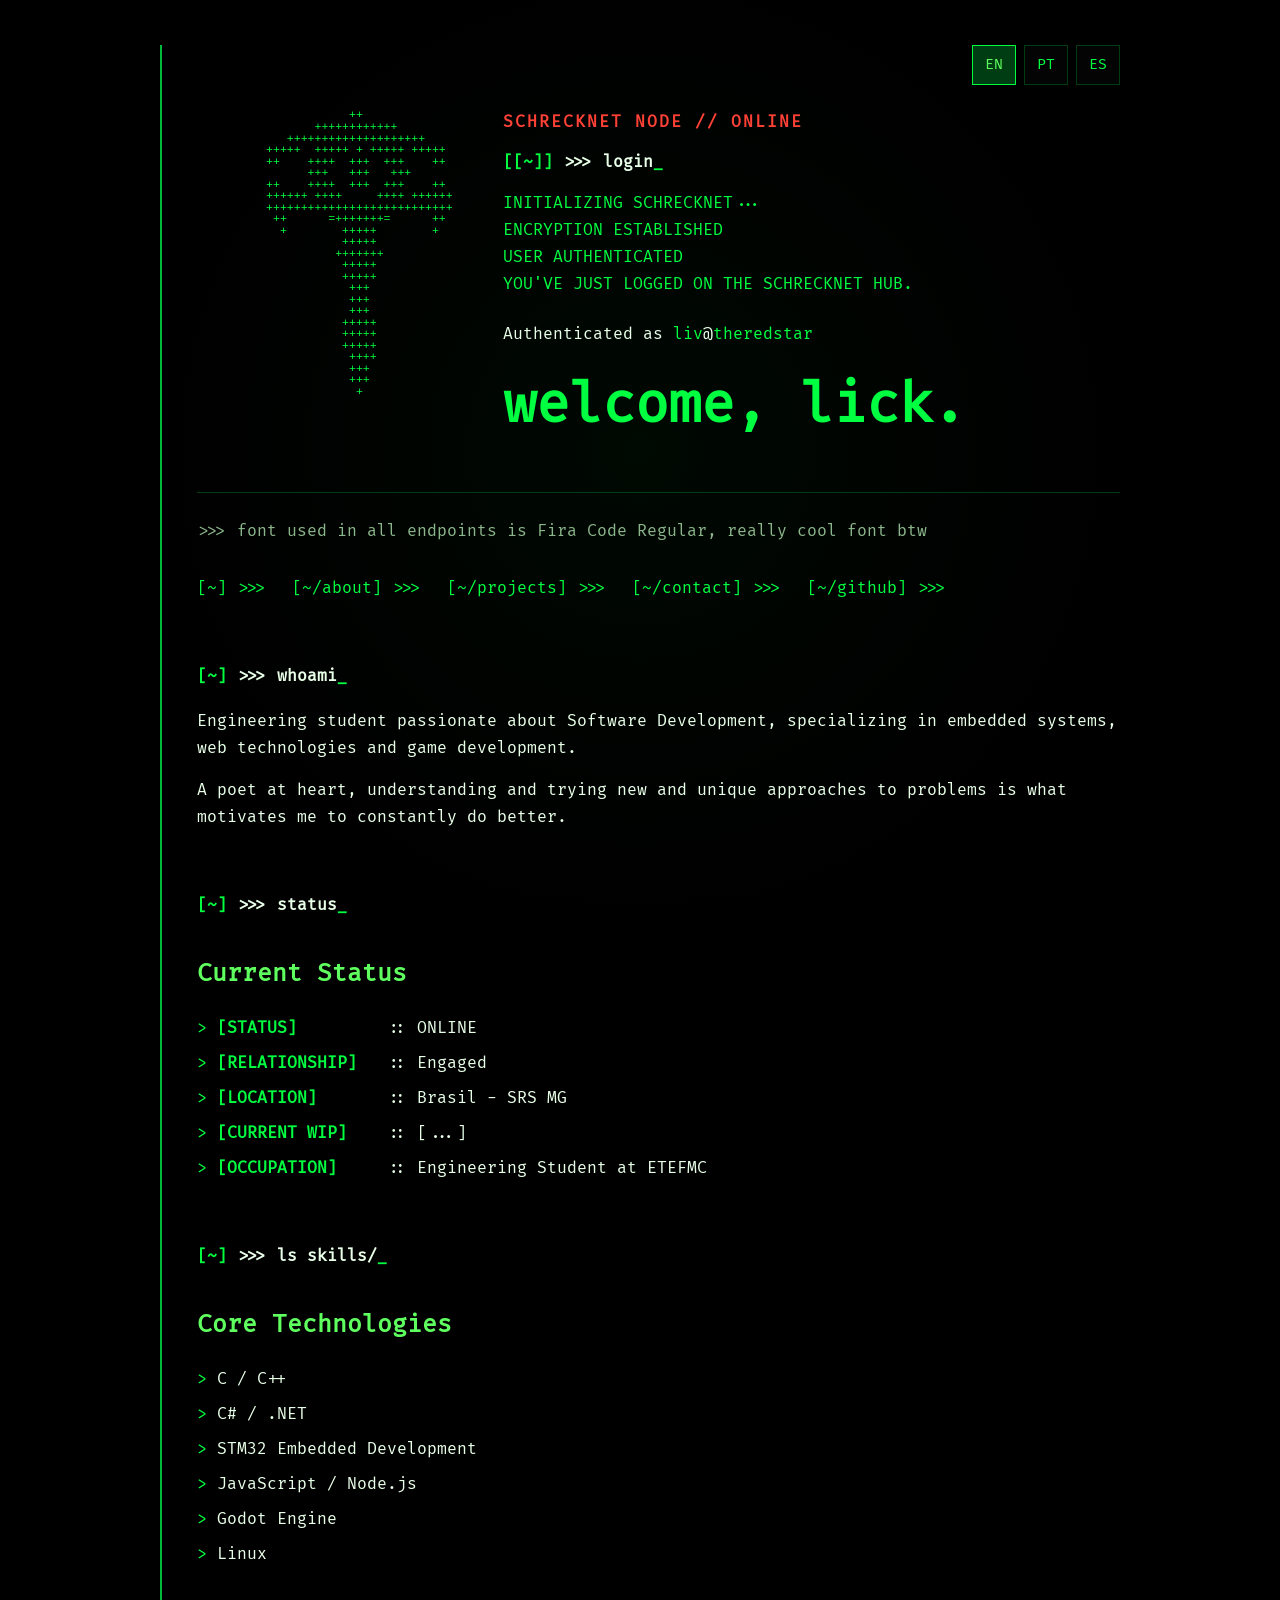
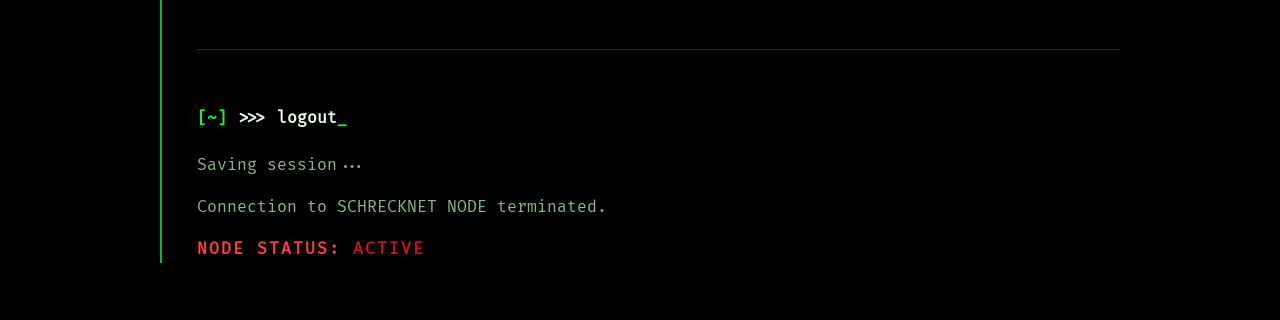
<file: index.html>
<!DOCTYPE html>
<html lang="en">
<head>
<meta charset="UTF-8">
<meta name="viewport" content="width=device-width, initial-scale=1.0">
<title data-i18n="title.home">Livia | Portfolio</title>
<link rel="stylesheet" href="style.css">
</head>
<body><main>
<header>
<div class="hero">
<pre class="ascii">                      ++
                 ++++++++++++
             ++++++++++++++++++++
          +++++  +++++ + +++++ +++++
          ++    ++++  +++  +++    ++
                +++   +++   +++
          ++    ++++  +++  +++    ++
          ++++++ ++++     ++++ ++++++
          +++++++++++++++++++++++++++
           ++      =+++++++=      ++
            +        +++++        +
                     +++++
                    +++++++
                     +++++
                     +++++
                      +++
                      +++
                      +++
                     +++++
                     +++++
                     +++++
                      ++++
                      +++
                      +++
                       +</pre>
<div class="hero-info">
<p class="system" data-i18n="common.schrecknet_online">SCHRECKNET NODE // ONLINE</p>
<p class="terminal"><span class="prompt">[[~]]</span> &gt;&gt;&gt; <span data-i18n="home.cmd_login">login</span></p>
<div class="connection"><p><span class="dot" data-i18n="home.initializing">INITIALIZING SCHRECKNET</span><br><span data-i18n="home.encryption">ENCRYPTION ESTABLISHED</span><br><span data-i18n="home.user_authenticated">USER AUTHENTICATED</span><br><span data-i18n="home.logged_on">YOU'VE JUST LOGGED ON THE SCHRECKNET HUB.</span></p></div>
<p><span data-i18n="common.authenticated">Authenticated as</span> <span class="user">liv</span>@<span class="host">theredstar</span></p>
<h1 data-i18n="home.title">welcome, lick.</h1>
</div>
</div>
<footer class="header-note"><span data-i18n="home.font_note">{T["home.font_note"][0]}</span></footer>
<nav aria-label="Primary navigation">
<a href="index.html" data-i18n="nav.home">[~] >>></a>
<a href="about.html" data-i18n="nav.about">[~/about] >>></a>
<a href="projects.html" data-i18n="nav.projects">[~/projects] >>></a>
<a href="contact.html" data-i18n="nav.contact">[~/contact] >>></a>
<a href="https://github.com/lRethi" data-i18n="nav.github">[~/github] >>></a>
</nav>
</header>
<section>
<p class="terminal"><span class="prompt">[~]</span> &gt;&gt;&gt; <span data-i18n="home.cmd_whoami">whoami</span></p>
<p data-i18n="home.intro">Engineering student passionate about Software Development, specializing in embedded systems, web technologies and game development.</p>
<p data-i18n="home.philosophy">A poet at heart, understanding and trying new and unique approaches to problems is what motivates me to constantly do better.</p>
</section>
<section>
<p class="terminal"><span class="prompt">[~]</span> &gt;&gt;&gt; <span data-i18n="home.cmd_status">status</span></p>
<h2 data-i18n="home.current_status">Current Status</h2>
<ul class="system-info">
<li><strong data-i18n="home.label_status">[STATUS]</strong> :: <span data-i18n="home.online">ONLINE</span></li>
<li><strong data-i18n="home.label_relationship">[RELATIONSHIP]</strong> :: <span data-i18n="home.engaged">Engaged</span></li>
<li><strong data-i18n="home.label_location">[LOCATION]</strong> :: <span data-i18n="home.location">Brasil - SRS MG</span></li>
<li><strong data-i18n="home.label_wip">[CURRENT WIP]</strong> :: <span data-i18n="home.wip">[...]</span></li>
<li><strong data-i18n="home.label_occupation">[OCCUPATION]</strong> :: <span data-i18n="home.occupation">Engineering Student at ETEFMC</span></li>
</ul>
</section>
<section>
<p class="terminal"><span class="prompt">[~]</span> &gt;&gt;&gt; <span data-i18n="home.cmd_skills">ls skills/</span></p>
<h2 data-i18n="home.core_technologies">Core Technologies</h2>
<ul>
<li>C / C++</li><li>C# / .NET</li><li data-i18n="home.stm32">STM32 Embedded Development</li><li>JavaScript / Node.js</li><li>Godot Engine</li><li>Linux</li>
</ul>
</section>
<footer>
<p class="terminal"><span class="prompt">[~]</span> &gt;&gt;&gt; <span data-i18n="home.logout">logout</span></p>
<p class="dot" data-i18n="common.saving_session">Saving session</p>
<p data-i18n="home.terminated">Connection to SCHRECKNET NODE terminated.</p>
<p class="system"><span data-i18n="common.node_status">NODE STATUS:</span> <span class="system-end" data-i18n="common.active">ACTIVE</span></p>
</footer>
</main><script src="translations.js"></script><script src="script.js"></script></body></html>
</file>
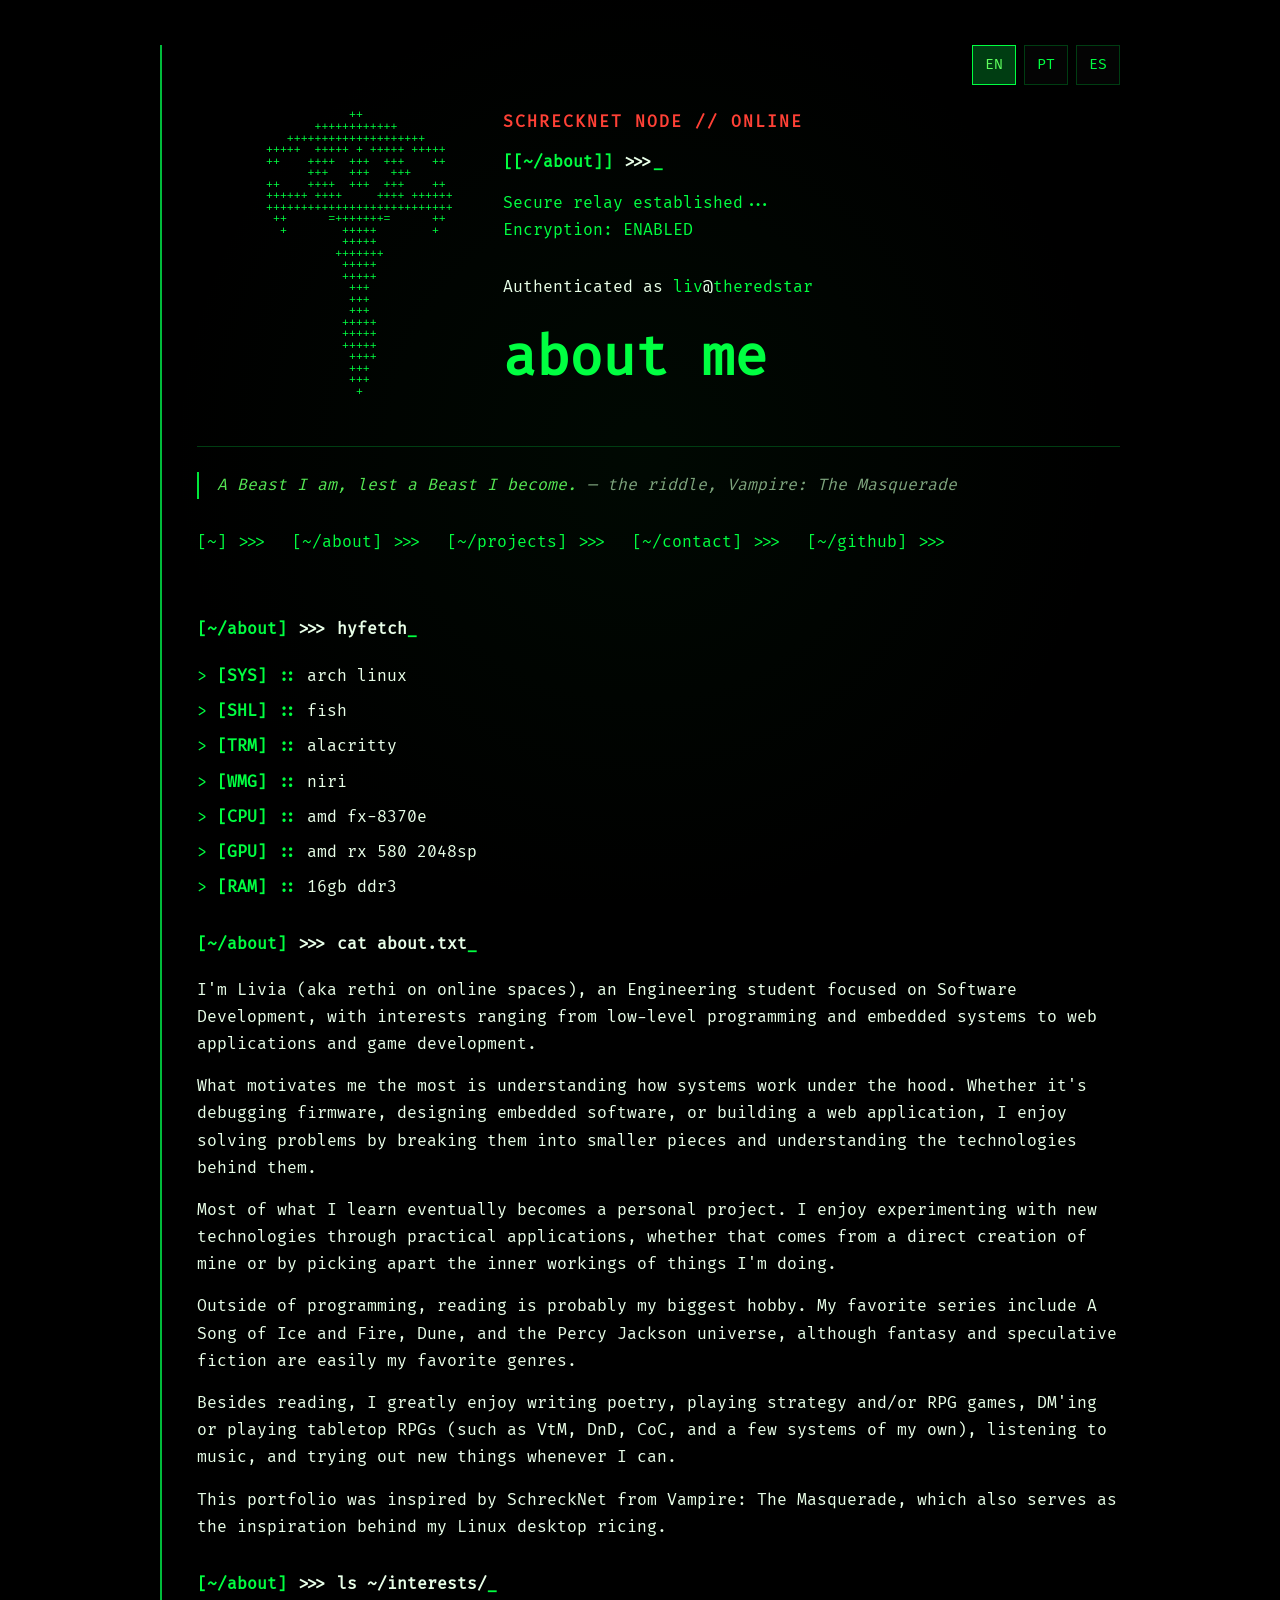
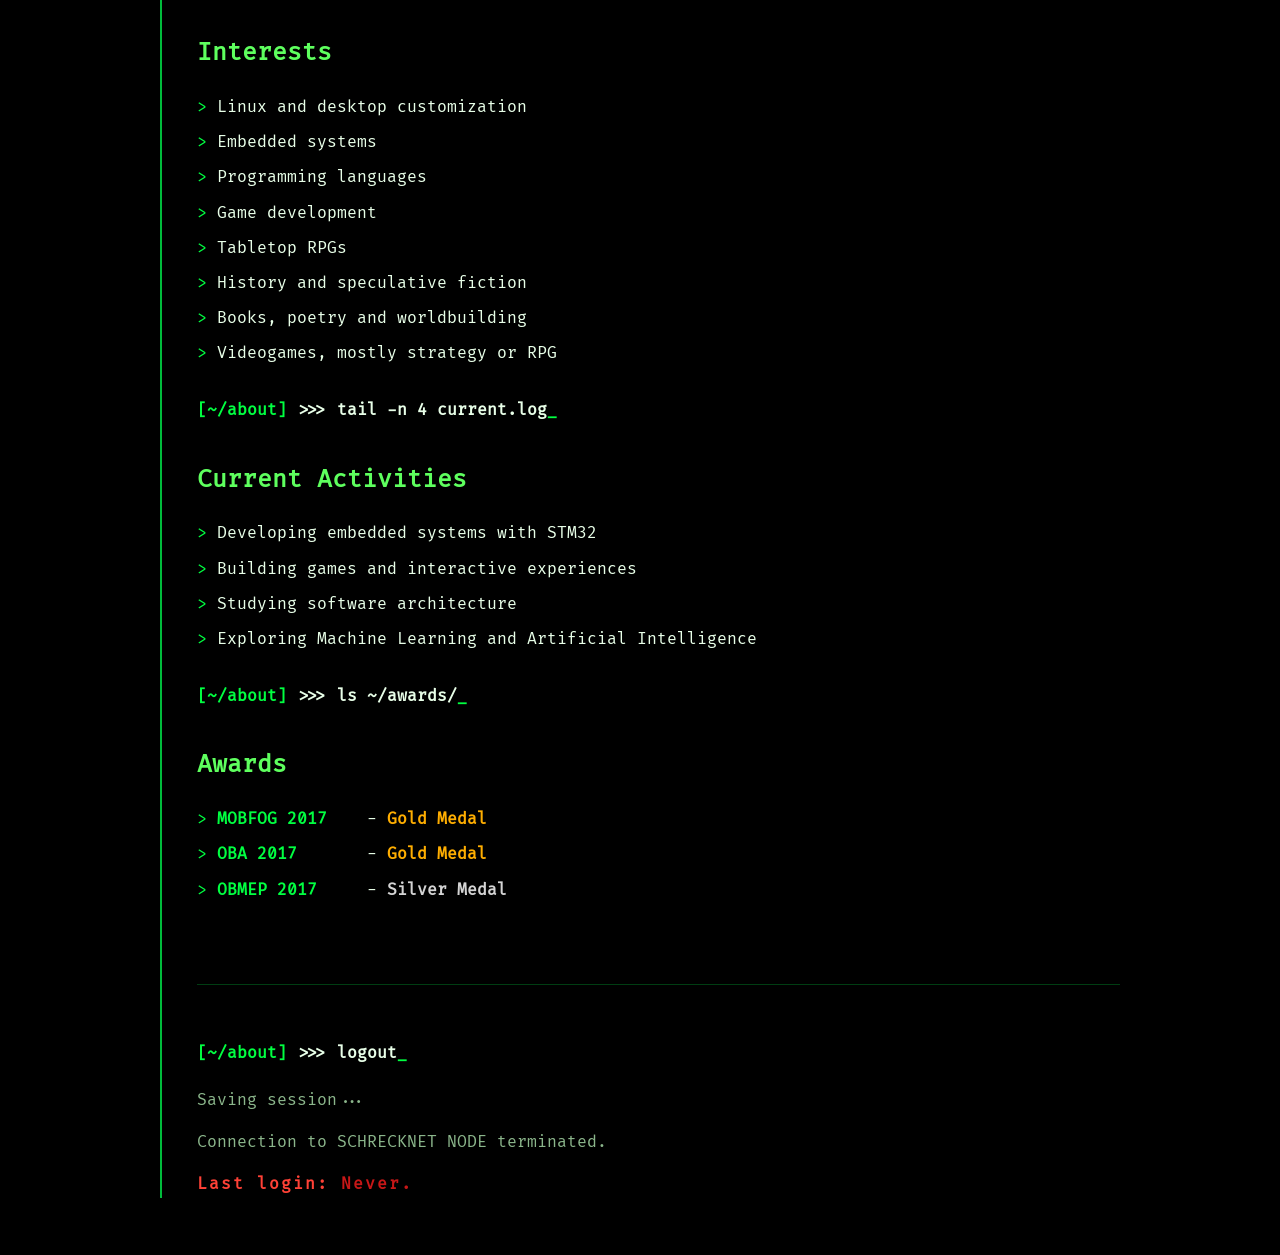
<file: about.html>
<!DOCTYPE html>
<html lang="en">
<head>
<meta charset="UTF-8">
<meta name="viewport" content="width=device-width, initial-scale=1.0">
<title data-i18n="title.about">Livia | About</title>
<link rel="stylesheet" href="style.css">
</head>
<body><main>
<header>
<div class="hero">
<pre class="ascii">                      ++
                 ++++++++++++
             ++++++++++++++++++++
          +++++  +++++ + +++++ +++++
          ++    ++++  +++  +++    ++
                +++   +++   +++
          ++    ++++  +++  +++    ++
          ++++++ ++++     ++++ ++++++
          +++++++++++++++++++++++++++
           ++      =+++++++=      ++
            +        +++++        +
                     +++++
                    +++++++
                     +++++
                     +++++
                      +++
                      +++
                      +++
                     +++++
                     +++++
                     +++++
                      ++++
                      +++
                      +++
                       +</pre>
<div class="hero-info">
<p class="system" data-i18n="common.schrecknet_online">SCHRECKNET NODE // ONLINE</p>
<p class="terminal"><span class="prompt">[[~/about]]</span> &gt;&gt;&gt;</p>
<div class="connection"><p><span class="dot" data-i18n="common.secure_relay">Secure relay established</span><br><span data-i18n="common.encryption_enabled">Encryption: ENABLED</span></p></div>
<p><span data-i18n="common.authenticated">Authenticated as</span> <span class="user">liv</span>@<span class="host">theredstar</span></p>
<h1 data-i18n="about.title">about me</h1>
</div>
</div>
<footer class="header-note"><blockquote class="quote"><span data-i18n="about.quote">{T["about.quote"][0]}</span> <cite data-i18n="about.quote_source">{T["about.quote_source"][0]}</cite></blockquote></footer>
<nav aria-label="Primary navigation">
<a href="index.html" data-i18n="nav.home">[~] >>></a>
<a href="about.html" data-i18n="nav.about">[~/about] >>></a>
<a href="projects.html" data-i18n="nav.projects">[~/projects] >>></a>
<a href="contact.html" data-i18n="nav.contact">[~/contact] >>></a>
<a href="https://github.com/lRethi" data-i18n="nav.github">[~/github] >>></a>
</nav>
</header>
<section>
<p class="terminal"><span class="prompt">[~/about]</span> &gt;&gt;&gt; <span data-i18n="about.cmd_hyfetch">hyfetch</span></p>
<ul class="hyfetch-info">
<li><strong data-i18n="about.sys">[SYS] ::</strong> arch linux</li>
<li><strong data-i18n="about.shl">[SHL] ::</strong> fish</li>
<li><strong data-i18n="about.trm">[TRM] ::</strong> alacritty</li>
<li><strong data-i18n="about.wmg">[WMG] ::</strong> niri</li>
<li><strong data-i18n="about.cpu">[CPU] ::</strong> amd fx-8370e</li>
<li><strong data-i18n="about.gpu">[GPU] ::</strong> amd rx 580 2048sp</li>
<li><strong data-i18n="about.ram">[RAM] ::</strong> 16gb ddr3</li>
</ul>
<p class="terminal"><span class="prompt">[~/about]</span> &gt;&gt;&gt; <span data-i18n="about.cmd_cat">cat about.txt</span></p>
<p data-i18n="about.p1">I'm Livia (aka rethi on online spaces), an Engineering student focused on Software Development, with interests ranging from low-level programming and embedded systems to web applications and game development.</p>
<p data-i18n="about.p2">What motivates me the most is understanding how systems work under the hood. Whether it's debugging firmware, designing embedded software, or building a web application, I enjoy solving problems by breaking them into smaller pieces and understanding the technologies behind them.</p>
<p data-i18n="about.p3">Most of what I learn eventually becomes a personal project. I enjoy experimenting with new technologies through practical applications, whether that comes from a direct creation of mine or by picking apart the inner workings of things I'm doing.</p>
<p data-i18n="about.p4">Outside of programming, reading is probably my biggest hobby. My favorite series include A Song of Ice and Fire, Dune, and the Percy Jackson universe, although fantasy and speculative fiction are easily my favorite genres.</p>
<p data-i18n="about.p5">Besides reading, I greatly enjoy writing poetry, playing strategy and/or RPG games, DM'ing or playing tabletop RPGs (such as VtM, DnD, CoC, and a few systems of my own), listening to music, and trying out new things whenever I can.</p>
<p data-i18n="about.p6">This portfolio was inspired by SchreckNet from Vampire: The Masquerade, which also serves as the inspiration behind my Linux desktop ricing.</p>
<p class="terminal"><span class="prompt">[~/about]</span> &gt;&gt;&gt; <span data-i18n="about.cmd_interests">ls ~/interests/</span></p>
<h2 data-i18n="about.interests">Interests</h2>
<ul>
<li data-i18n="about.interest1">Linux and desktop customization</li><li data-i18n="about.interest2">Embedded systems</li><li data-i18n="about.interest3">Programming languages</li><li data-i18n="about.interest4">Game development</li><li data-i18n="about.interest5">Tabletop RPGs</li><li data-i18n="about.interest6">History and speculative fiction</li><li data-i18n="about.interest7">Books, poetry and worldbuilding</li><li data-i18n="about.interest8">Videogames, mostly strategy or RPG</li>
</ul>
<p class="terminal"><span class="prompt">[~/about]</span> &gt;&gt;&gt; <span data-i18n="about.cmd_activities">tail -n 4 current.log</span></p>
<h2 data-i18n="about.activities">Current Activities</h2>
<ul>
<li data-i18n="about.activity1">Developing embedded systems with STM32</li><li data-i18n="about.activity2">Building games and interactive experiences</li><li data-i18n="about.activity3">Studying software architecture</li><li data-i18n="about.activity4">Exploring Machine Learning and Artificial Intelligence</li>
</ul>
<p class="terminal"><span class="prompt">[~/about]</span> &gt;&gt;&gt; <span data-i18n="about.cmd_awards">ls ~/awards/</span></p>
<h2 data-i18n="about.awards">Awards</h2>
<ul class="award-info">
<li><strong>MOBFOG 2017</strong> - <gold><b data-i18n="about.gold">Gold Medal</b></gold></li>
<li><strong>OBA 2017</strong> - <gold><b data-i18n="about.gold">Gold Medal</b></gold></li>
<li><strong>OBMEP 2017</strong> - <silver><b data-i18n="about.silver">Silver Medal</b></silver></li>
</ul>
</section>
<footer>
<p class="terminal"><span class="prompt">[~/about]</span> &gt;&gt;&gt; <span data-i18n="common.logout">logout</span></p>
<p class="dot" data-i18n="common.saving_session">Saving session</p>
<p data-i18n="common.connection_terminated">Connection to SCHRECKNET NODE terminated.</p>
<p class="system"><span data-i18n="common.last_login">Last login:</span> <span class="system-end" data-i18n="common.never">Never.</span></p>
</footer>
</main><script src="translations.js"></script><script src="script.js"></script></body></html>
</file>
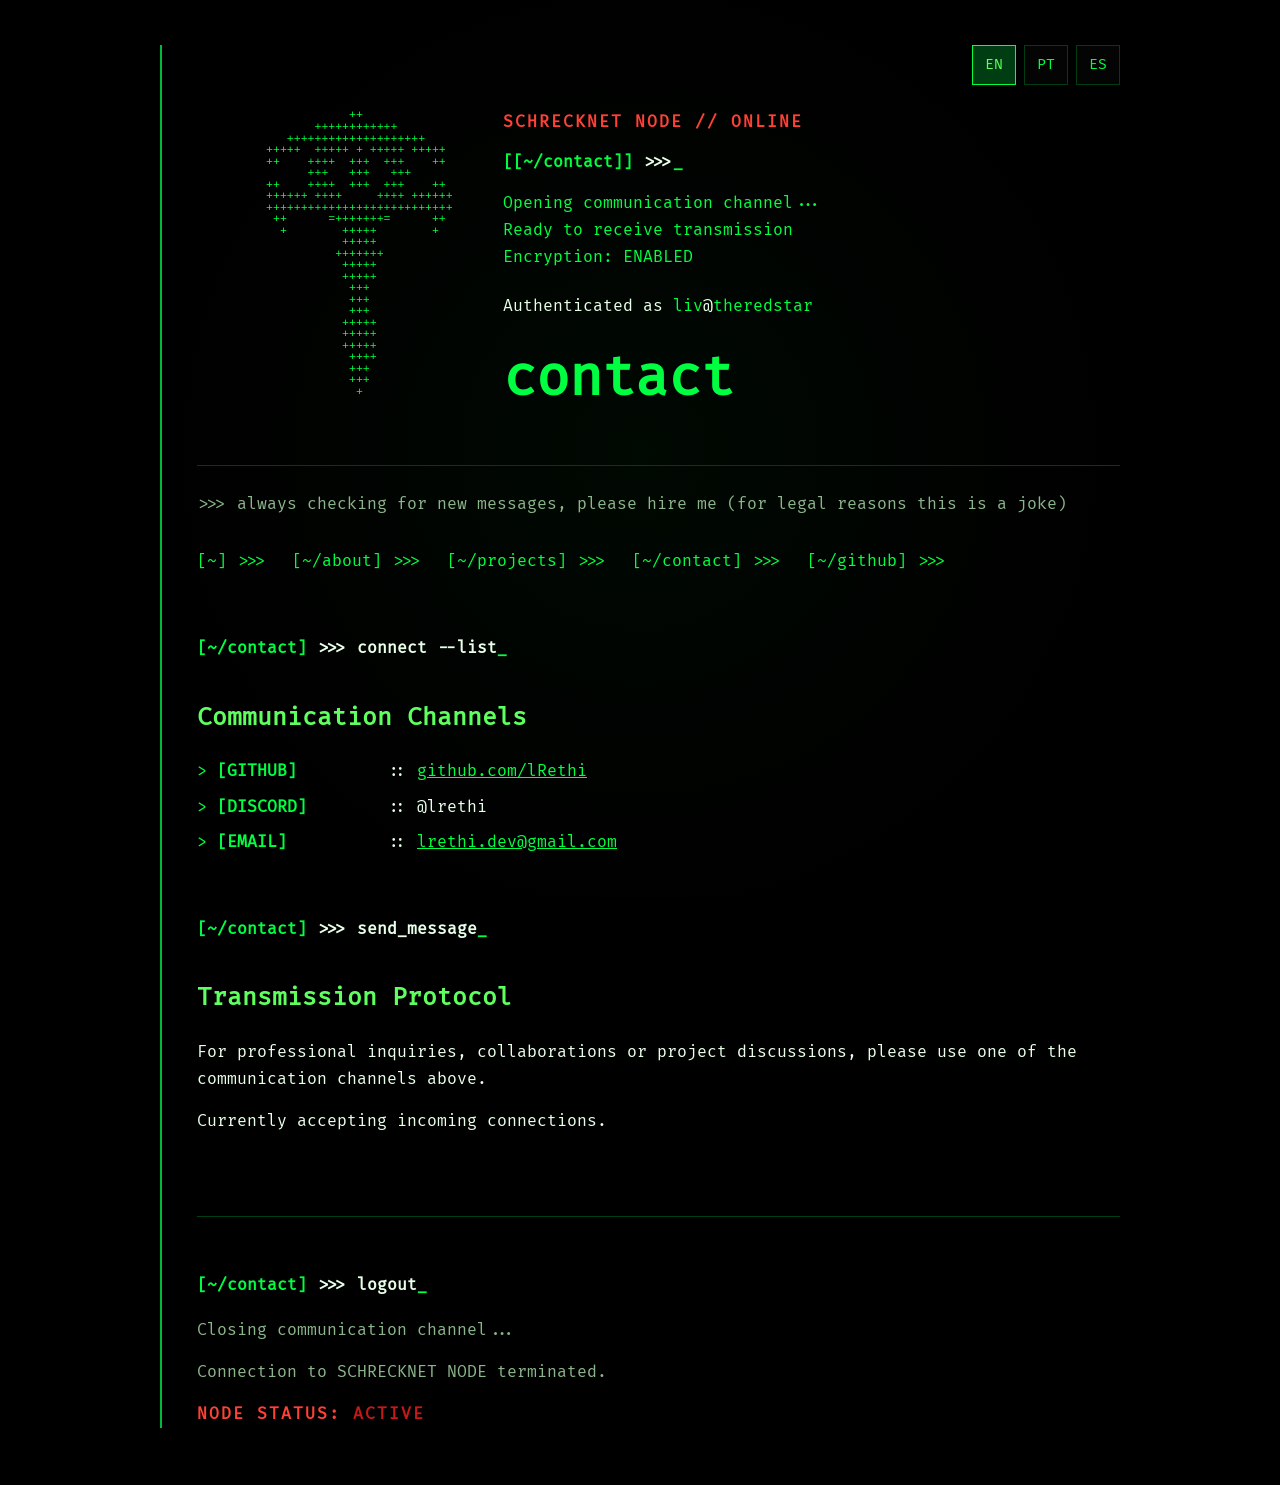
<file: contact.html>
<!DOCTYPE html>
<html lang="en">
<head>
<meta charset="UTF-8">
<meta name="viewport" content="width=device-width, initial-scale=1.0">
<title data-i18n="title.contact">Livia | Contact</title>
<link rel="stylesheet" href="style.css">
</head>
<body><main>
<header>
<div class="hero">
<pre class="ascii">                      ++
                 ++++++++++++
             ++++++++++++++++++++
          +++++  +++++ + +++++ +++++
          ++    ++++  +++  +++    ++
                +++   +++   +++
          ++    ++++  +++  +++    ++
          ++++++ ++++     ++++ ++++++
          +++++++++++++++++++++++++++
           ++      =+++++++=      ++
            +        +++++        +
                     +++++
                    +++++++
                     +++++
                     +++++
                      +++
                      +++
                      +++
                     +++++
                     +++++
                     +++++
                      ++++
                      +++
                      +++
                       +</pre>
<div class="hero-info">
<p class="system" data-i18n="common.schrecknet_online">SCHRECKNET NODE // ONLINE</p>
<p class="terminal"><span class="prompt">[[~/contact]]</span> &gt;&gt;&gt;</p>
<div class="connection"><p><span class="dot" data-i18n="contact.opening">Opening communication channel</span><br><span data-i18n="contact.ready">Ready to receive transmission</span><br><span data-i18n="common.encryption_enabled">Encryption: ENABLED</span></p></div>
<p><span data-i18n="common.authenticated">Authenticated as</span> <span class="user">liv</span>@<span class="host">theredstar</span></p>
<h1 data-i18n="contact.title">contact</h1>
</div>
</div>
<footer class="header-note"><span data-i18n="contact.tagline">{T["contact.tagline"][0]}</span></footer>
<nav aria-label="Primary navigation">
<a href="index.html" data-i18n="nav.home">[~] >>></a>
<a href="about.html" data-i18n="nav.about">[~/about] >>></a>
<a href="projects.html" data-i18n="nav.projects">[~/projects] >>></a>
<a href="contact.html" data-i18n="nav.contact">[~/contact] >>></a>
<a href="https://github.com/lRethi" data-i18n="nav.github">[~/github] >>></a>
</nav>
</header>
<section>
<p class="terminal"><span class="prompt">[~/contact]</span> &gt;&gt;&gt; connect --list</p>
<h2 data-i18n="contact.channels">Communication Channels</h2>
<ul class="system-info">
<li><strong data-i18n="contact.github">[GITHUB]</strong> :: <a href="https://github.com/lRethi">github.com/lRethi</a></li>
<li><strong data-i18n="contact.discord">[DISCORD]</strong> :: @lrethi</li>
<li><strong data-i18n="contact.email">[EMAIL]</strong> :: <a href="mailto:lrethi.dev@gmail.com">lrethi.dev@gmail.com</a></li>
</ul>
</section>
<section>
<p class="terminal"><span class="prompt">[~/contact]</span> &gt;&gt;&gt; <span data-i18n="contact.cmd_send">send_message</span></p>
<h2 data-i18n="contact.protocol">Transmission Protocol</h2>
<p data-i18n="contact.pro_inquiries">For professional inquiries, collaborations or project discussions, please use one of the communication channels above.</p>
<p data-i18n="contact.accepting">Currently accepting incoming connections.</p>
</section>
<footer>
<p class="terminal"><span class="prompt">[~/contact]</span> &gt;&gt;&gt; <span data-i18n="common.logout">logout</span></p>
<p data-i18n="common.communication_closing">Closing communication channel...</p>
<p data-i18n="common.connection_terminated">Connection to SCHRECKNET NODE terminated.</p>
<p class="system"><span data-i18n="common.node_status">NODE STATUS:</span> <span class="system-end" data-i18n="common.active">ACTIVE</span></p>
</footer>
</main><script src="translations.js"></script><script src="script.js"></script></body></html>
</file>
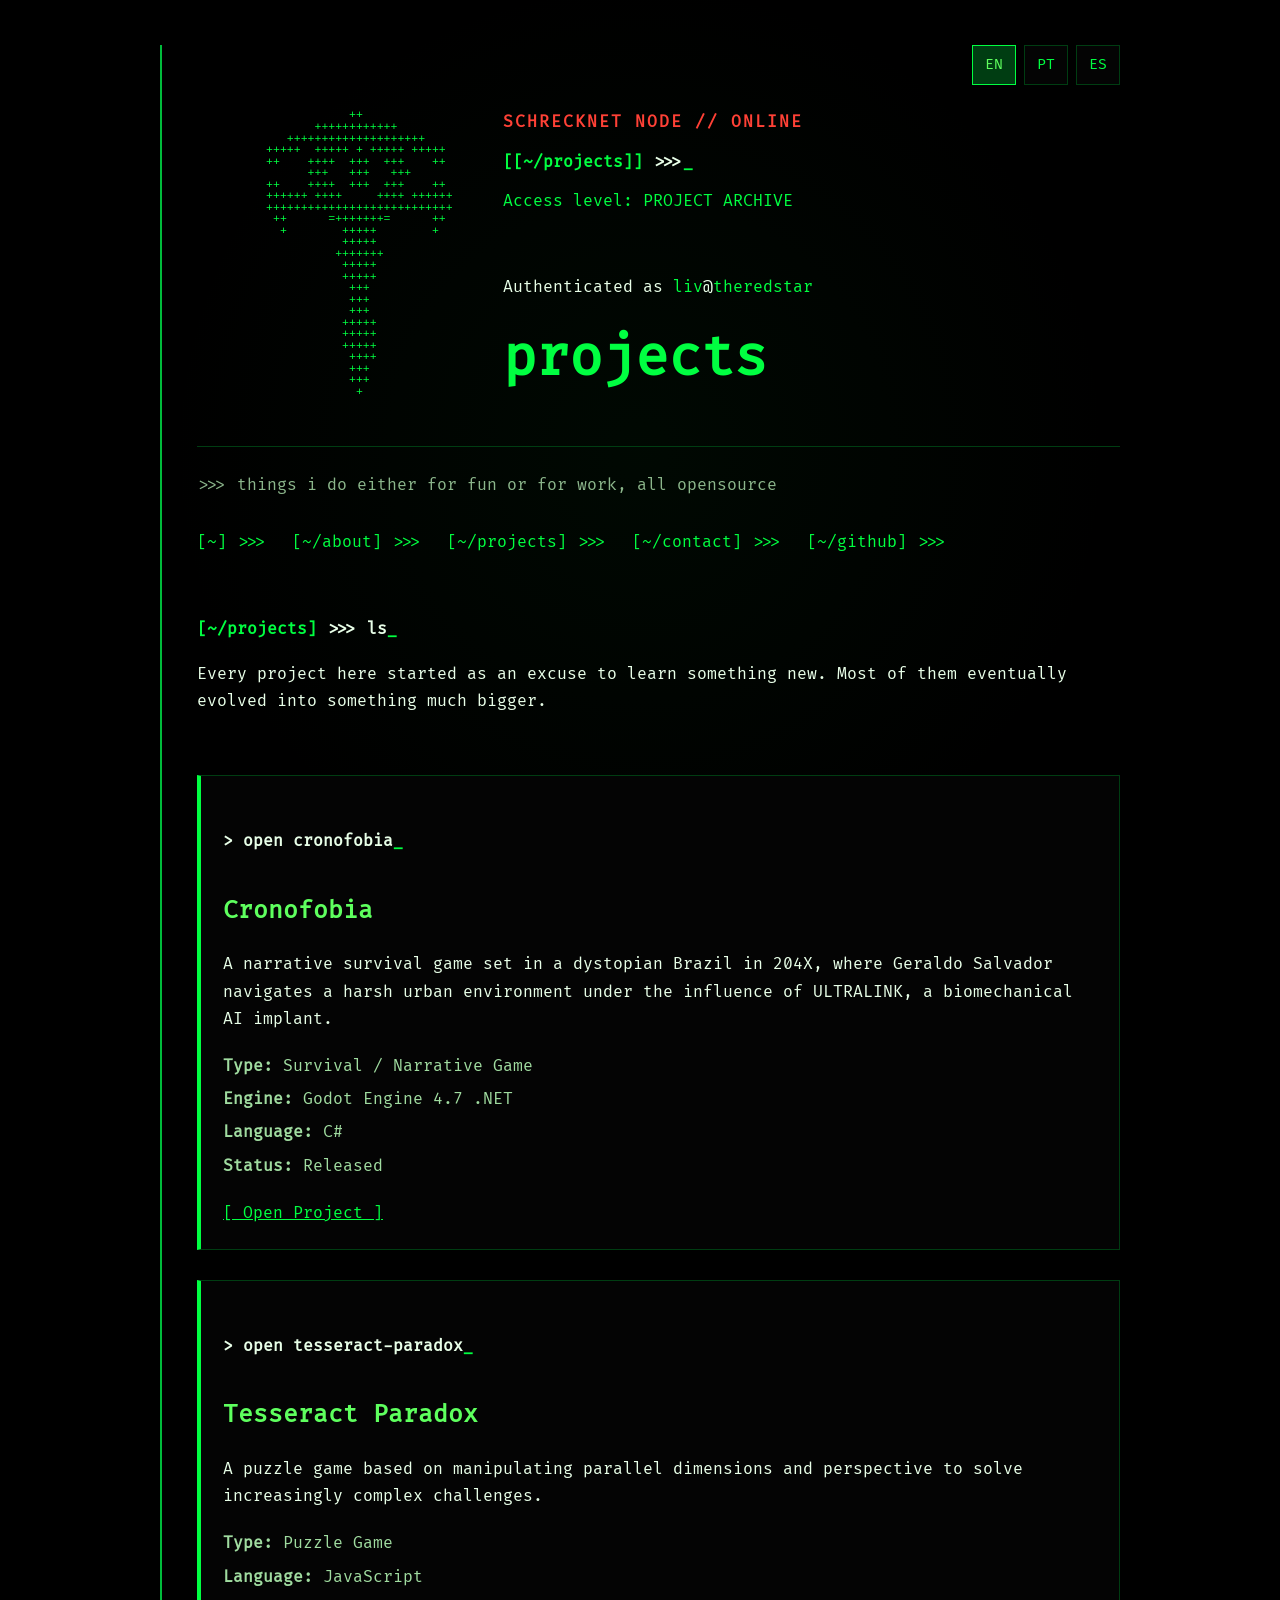
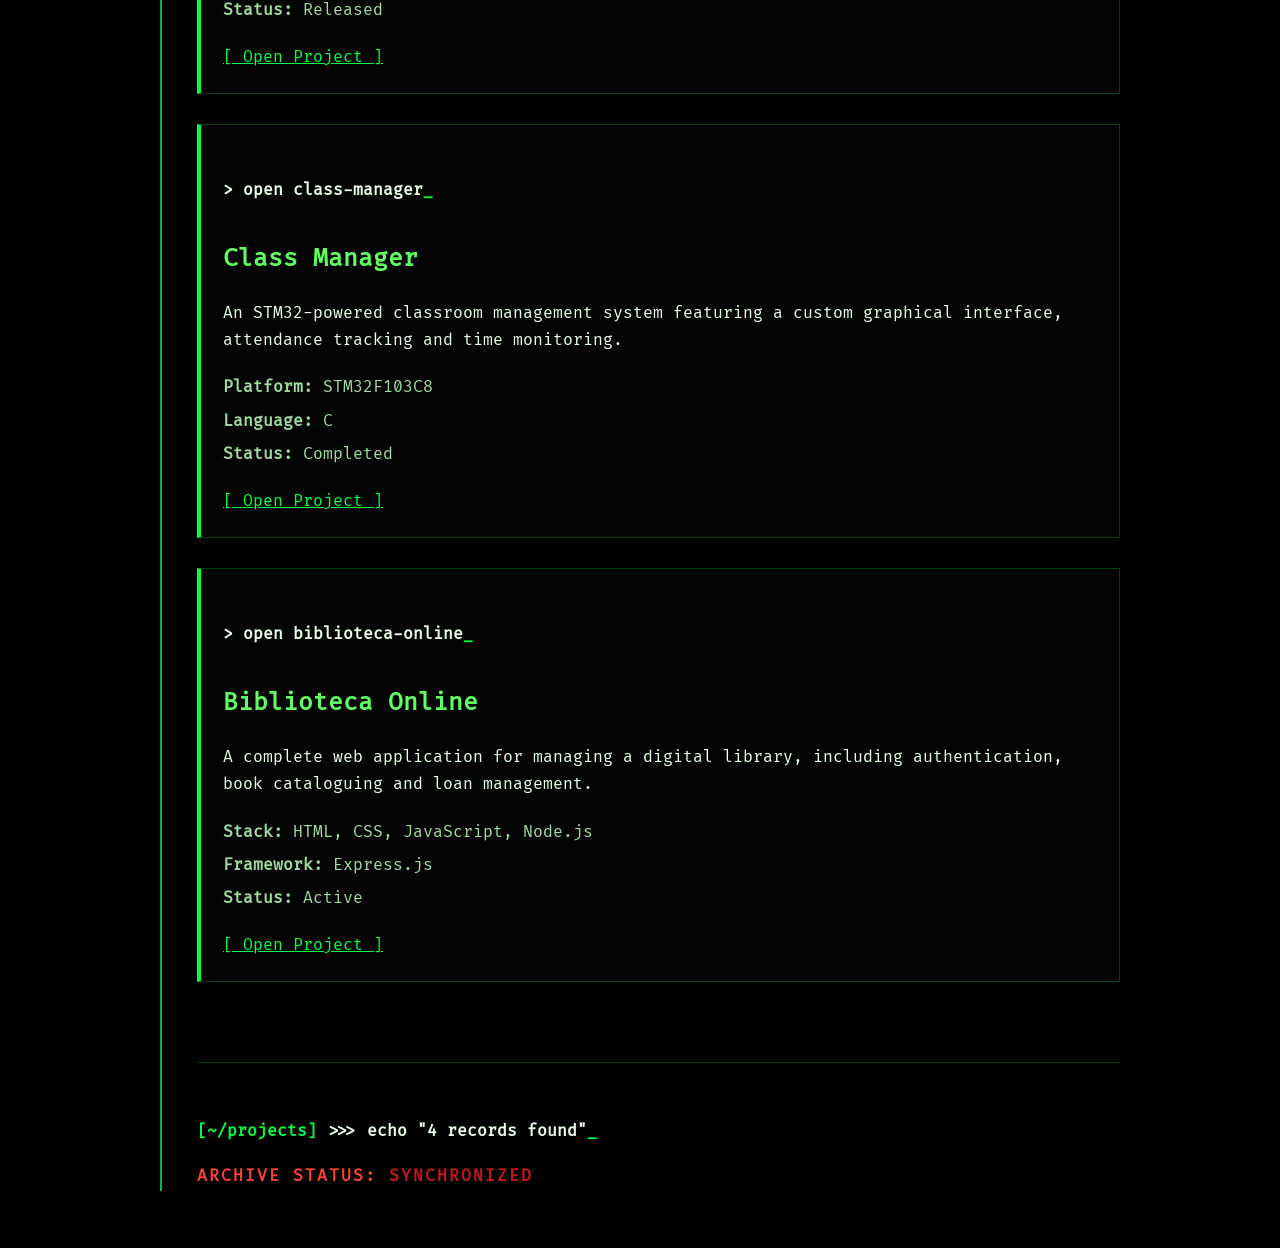
<file: projects.html>
<!DOCTYPE html>
<html lang="en">
<head>
<meta charset="UTF-8">
<meta name="viewport" content="width=device-width, initial-scale=1.0">
<title data-i18n="title.projects">Livia | Projects</title>
<link rel="stylesheet" href="style.css">
</head>
<body><main>
<header>
<div class="hero">
<pre class="ascii">                      ++
                 ++++++++++++
             ++++++++++++++++++++
          +++++  +++++ + +++++ +++++
          ++    ++++  +++  +++    ++
                +++   +++   +++
          ++    ++++  +++  +++    ++
          ++++++ ++++     ++++ ++++++
          +++++++++++++++++++++++++++
           ++      =+++++++=      ++
            +        +++++        +
                     +++++
                    +++++++
                     +++++
                     +++++
                      +++
                      +++
                      +++
                     +++++
                     +++++
                     +++++
                      ++++
                      +++
                      +++
                       +</pre>
<div class="hero-info">
<p class="system" data-i18n="common.schrecknet_online">SCHRECKNET NODE // ONLINE</p>
<p class="terminal"><span class="prompt">[[~/projects]]</span> &gt;&gt;&gt;</p>
<div class="connection"><p data-i18n="projects.access">Access level: PROJECT ARCHIVE</p></div>
<p><span data-i18n="common.authenticated">Authenticated as</span> <span class="user">liv</span>@<span class="host">theredstar</span></p>
<h1 data-i18n="projects.title">projects</h1>
</div>
</div>
<footer class="header-note"><span data-i18n="projects.tagline">{T["projects.tagline"][0]}</span></footer>
<nav aria-label="Primary navigation">
<a href="index.html" data-i18n="nav.home">[~] >>></a>
<a href="about.html" data-i18n="nav.about">[~/about] >>></a>
<a href="projects.html" data-i18n="nav.projects">[~/projects] >>></a>
<a href="contact.html" data-i18n="nav.contact">[~/contact] >>></a>
<a href="https://github.com/lRethi" data-i18n="nav.github">[~/github] >>></a>
</nav>
</header>
<section>
<p class="terminal"><span class="prompt">[~/projects]</span> &gt;&gt;&gt; <span data-i18n="projects.cmd_ls">ls</span></p>
<p data-i18n="projects.intro">Every project here started as an excuse to learn something new. Most of them eventually evolved into something much bigger.</p>
</section>
<article class="project">
<p class="terminal">&gt; open cronofobia</p>
<h2>Cronofobia</h2>
<p data-i18n="projects.cronofobia_desc">A narrative survival game set in a dystopian Brazil in 204X, where Geraldo Salvador navigates a harsh urban environment under the influence of ULTRALINK, a biomechanical AI implant.</p>
<div class="metadata"><p><strong data-i18n="projects.type">Type:</strong> <span data-i18n="projects.game_type">Survival / Narrative Game</span></p><p><strong data-i18n="projects.engine">Engine:</strong> <span data-i18n="projects.godot_engine">Godot Engine 4.7 .NET</span></p><p><strong data-i18n="projects.language">Language:</strong> C#</p><p><strong data-i18n="projects.status">Status:</strong> <span data-i18n="projects.released">Released</span></p></div>
<a href="projects/cronofobia.html" data-i18n="projects.open">[ Open Project ]</a>
</article>
<article class="project">
<p class="terminal">&gt; open tesseract-paradox</p>
<h2>Tesseract Paradox</h2>
<p data-i18n="projects.tesseract_desc">A puzzle game based on manipulating parallel dimensions and perspective to solve increasingly complex challenges.</p>
<div class="metadata"><p><strong data-i18n="projects.type">Type:</strong> <span data-i18n="projects.puzzle_type">Puzzle Game</span></p><p><strong data-i18n="projects.language">Language:</strong> JavaScript</p><p><strong data-i18n="projects.status">Status:</strong> <span data-i18n="projects.released">Released</span></p></div>
<a href="projects/tesseract.html" data-i18n="projects.open">[ Open Project ]</a>
</article>
<article class="project">
<p class="terminal">&gt; open class-manager</p>
<h2>Class Manager</h2>
<p data-i18n="projects.class_desc">An STM32-powered classroom management system featuring a custom graphical interface, attendance tracking and time monitoring.</p>
<div class="metadata"><p><strong data-i18n="projects.platform">Platform:</strong> <span data-i18n="projects.stm_platform">STM32F103C8</span></p><p><strong data-i18n="projects.language">Language:</strong> C</p><p><strong data-i18n="projects.status">Status:</strong> <span data-i18n="projects.completed">Completed</span></p></div>
<a href="projects/class-manager.html" data-i18n="projects.open">[ Open Project ]</a>
</article>
<article class="project">
<p class="terminal">&gt; open biblioteca-online</p>
<h2>Biblioteca Online</h2>
<p data-i18n="projects.biblioteca_desc">A complete web application for managing a digital library, including authentication, book cataloguing and loan management.</p>
<div class="metadata"><p><strong data-i18n="projects.stack">Stack:</strong> HTML, CSS, JavaScript, Node.js</p><p><strong data-i18n="projects.framework">Framework:</strong> Express.js</p><p><strong data-i18n="projects.status">Status:</strong> <span data-i18n="projects.active">Active</span></p></div>
<a href="projects/biblioteca.html" data-i18n="projects.open">[ Open Project ]</a>
</article>
<footer>
<p class="terminal"><span class="prompt">[~/projects]</span> &gt;&gt;&gt; <span data-i18n="projects.records_found">echo "4 records found"</span></p>
<p class="system"><span data-i18n="common.archive_status">ARCHIVE STATUS:</span> <span class="system-end" data-i18n="common.synchronized">SYNCHRONIZED</span></p>
</footer>
</main><script src="translations.js"></script><script src="script.js"></script></body></html>
</file>
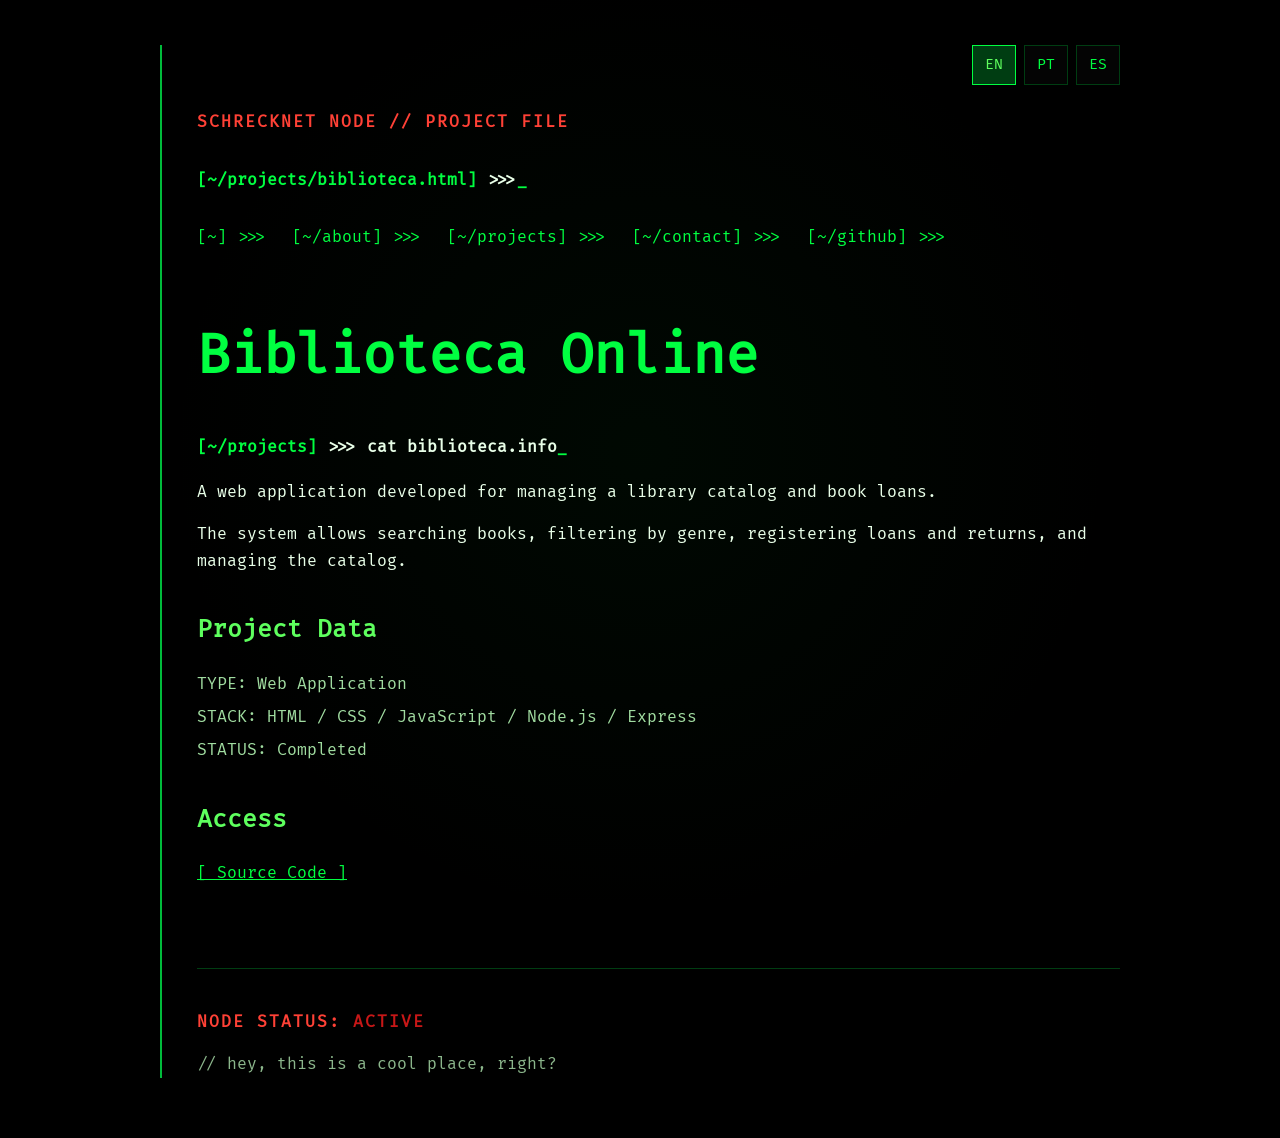
<file: projects/biblioteca.html>
<!DOCTYPE html>
<html lang="en">
<head>
<meta charset="UTF-8">
<meta name="viewport" content="width=device-width, initial-scale=1.0">
<title data-i18n="title.biblioteca">Biblioteca Online | Project</title>
<link rel="stylesheet" href="../style.css">
</head><body><main><header>
<p class="system" data-i18n="common.project_file">SCHRECKNET NODE // PROJECT FILE</p>
<p class="terminal"><span class="prompt" data-i18n="biblioteca.file">[~/projects/biblioteca.html]</span> &gt;&gt;&gt;</p>
<nav aria-label="Primary navigation">
<a href="../index.html" data-i18n="nav.home">[~] >>></a>
<a href="../about.html" data-i18n="nav.about">[~/about] >>></a>
<a href="../projects.html" data-i18n="nav.projects">[~/projects] >>></a>
<a href="../contact.html" data-i18n="nav.contact">[~/contact] >>></a>
<a href="https://github.com/lRethi" data-i18n="nav.github">[~/github] >>></a>
</nav>
</header><section>
<h1>Biblioteca Online</h1>
<p class="terminal"><span class="prompt">[~/projects]</span> &gt;&gt;&gt; <span data-i18n="detail.cmd_biblioteca">cat biblioteca.info</span></p>
<p data-i18n="detail.biblioteca.p1">A web application developed for managing a library catalog and book loans.</p>
<p data-i18n="detail.biblioteca.p2">The system allows searching books, filtering by genre, registering loans and returns, and managing the catalog.</p>
<h2 data-i18n="detail.project_data">Project Data</h2>
<div class="metadata">
<p><span data-i18n="detail.type">TYPE:</span> <span data-i18n="detail.webapp">Web Application</span></p>
<p><span data-i18n="detail.stack">STACK:</span> <span data-i18n="detail.biblioteca_stack">HTML / CSS / JavaScript / Node.js / Express</span></p>
<p><span data-i18n="detail.status">STATUS:</span> <span data-i18n="detail.biblioteca_completed">Completed</span></p>

</div>
<h2 data-i18n="detail.access">Access</h2>

<p><a href="https://github.com/Juremo-Pinto/Projeto-Biblioteca-Online" data-i18n="detail.source_code">[ Source Code ]</a></p>
</section><footer>
<p class="system"><span data-i18n="common.node_status">NODE STATUS:</span> <span class="system-end" data-i18n="common.active">ACTIVE</span></p>
<p data-i18n="common.welcome_footer">// hey, this is a cool place, right?</p>
</footer></main><script src="../translations.js"></script><script src="../script.js"></script></body></html>
</file>
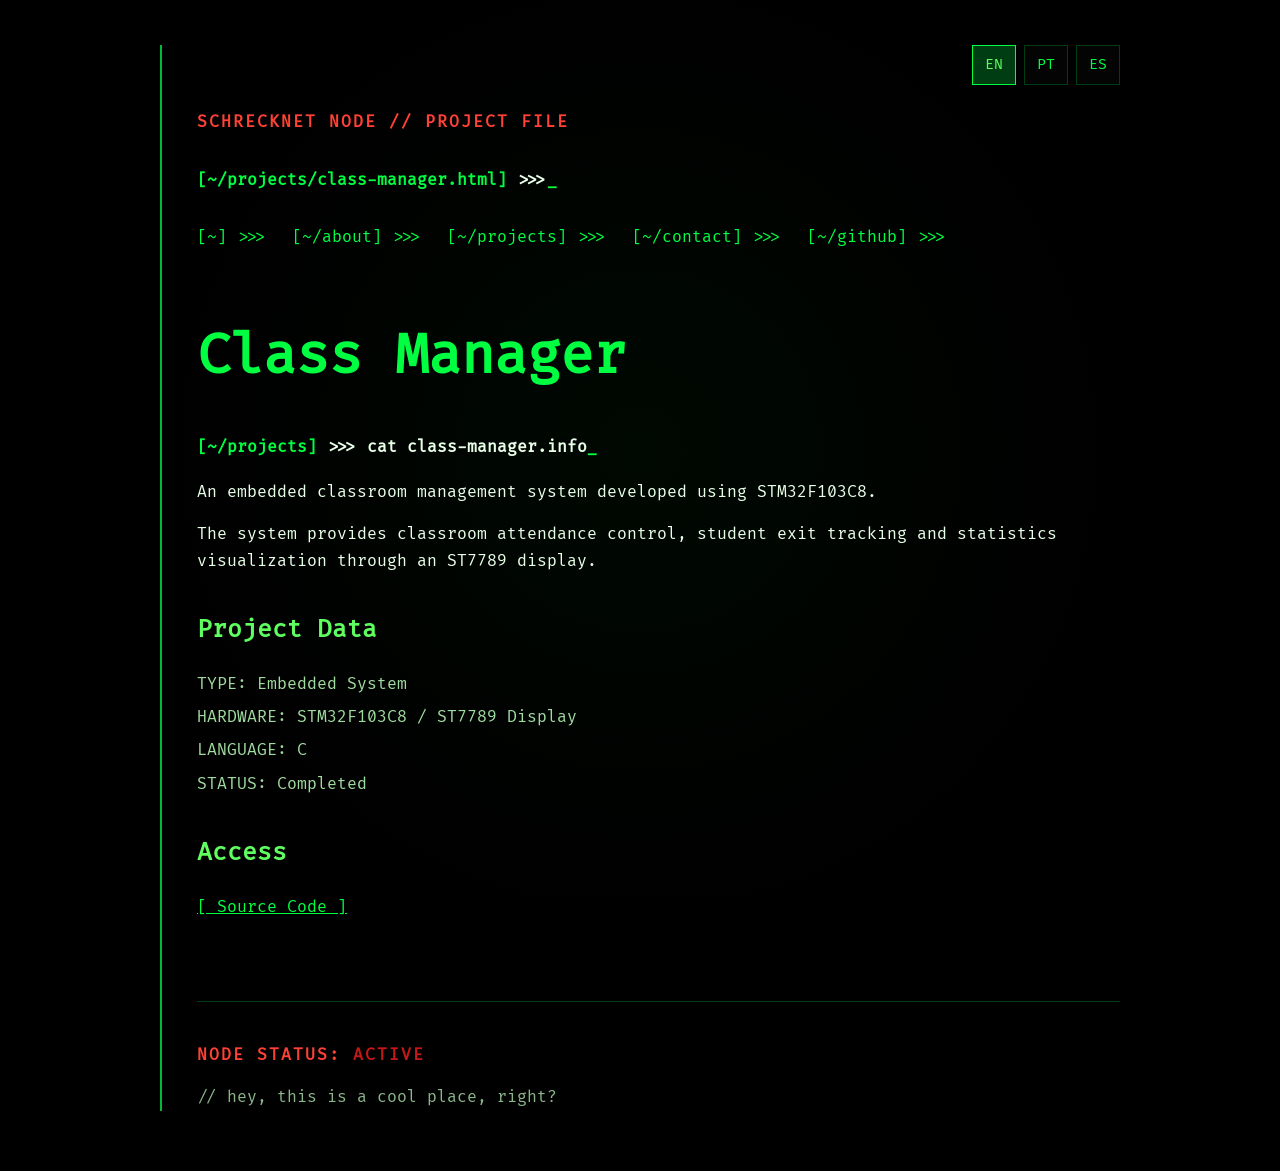
<file: projects/class-manager.html>
<!DOCTYPE html>
<html lang="en">
<head>
<meta charset="UTF-8">
<meta name="viewport" content="width=device-width, initial-scale=1.0">
<title data-i18n="title.classmanager">Class Manager | Project</title>
<link rel="stylesheet" href="../style.css">
</head><body><main><header>
<p class="system" data-i18n="common.project_file">SCHRECKNET NODE // PROJECT FILE</p>
<p class="terminal"><span class="prompt" data-i18n="classmanager.file">[~/projects/class-manager.html]</span> &gt;&gt;&gt;</p>
<nav aria-label="Primary navigation">
<a href="../index.html" data-i18n="nav.home">[~] >>></a>
<a href="../about.html" data-i18n="nav.about">[~/about] >>></a>
<a href="../projects.html" data-i18n="nav.projects">[~/projects] >>></a>
<a href="../contact.html" data-i18n="nav.contact">[~/contact] >>></a>
<a href="https://github.com/lRethi" data-i18n="nav.github">[~/github] >>></a>
</nav>
</header><section>
<h1>Class Manager</h1>
<p class="terminal"><span class="prompt">[~/projects]</span> &gt;&gt;&gt; <span data-i18n="detail.cmd_class">cat class-manager.info</span></p>
<p data-i18n="detail.class.p1">An embedded classroom management system developed using STM32F103C8.</p>
<p data-i18n="detail.class.p2">The system provides classroom attendance control, student exit tracking and statistics visualization through an ST7789 display.</p>
<h2 data-i18n="detail.project_data">Project Data</h2>
<div class="metadata">
<p><span data-i18n="detail.type">TYPE:</span> <span data-i18n="detail.embedded">Embedded System</span></p>
<p><span data-i18n="detail.hardware">HARDWARE:</span> <span data-i18n="detail.class_hardware">STM32F103C8 / ST7789 Display</span></p>
<p><span data-i18n="detail.language">LANGUAGE:</span> <span data-i18n="detail.c_language">C</span></p>
<p><span data-i18n="detail.status">STATUS:</span> <span data-i18n="detail.completed">Completed</span></p>
</div>
<h2 data-i18n="detail.access">Access</h2>

<p><a href="https://github.com/lRethi/classManager" data-i18n="detail.source_code">[ Source Code ]</a></p>
</section><footer>
<p class="system"><span data-i18n="common.node_status">NODE STATUS:</span> <span class="system-end" data-i18n="common.active">ACTIVE</span></p>
<p data-i18n="common.welcome_footer">// hey, this is a cool place, right?</p>
</footer></main><script src="../translations.js"></script><script src="../script.js"></script></body></html>
</file>
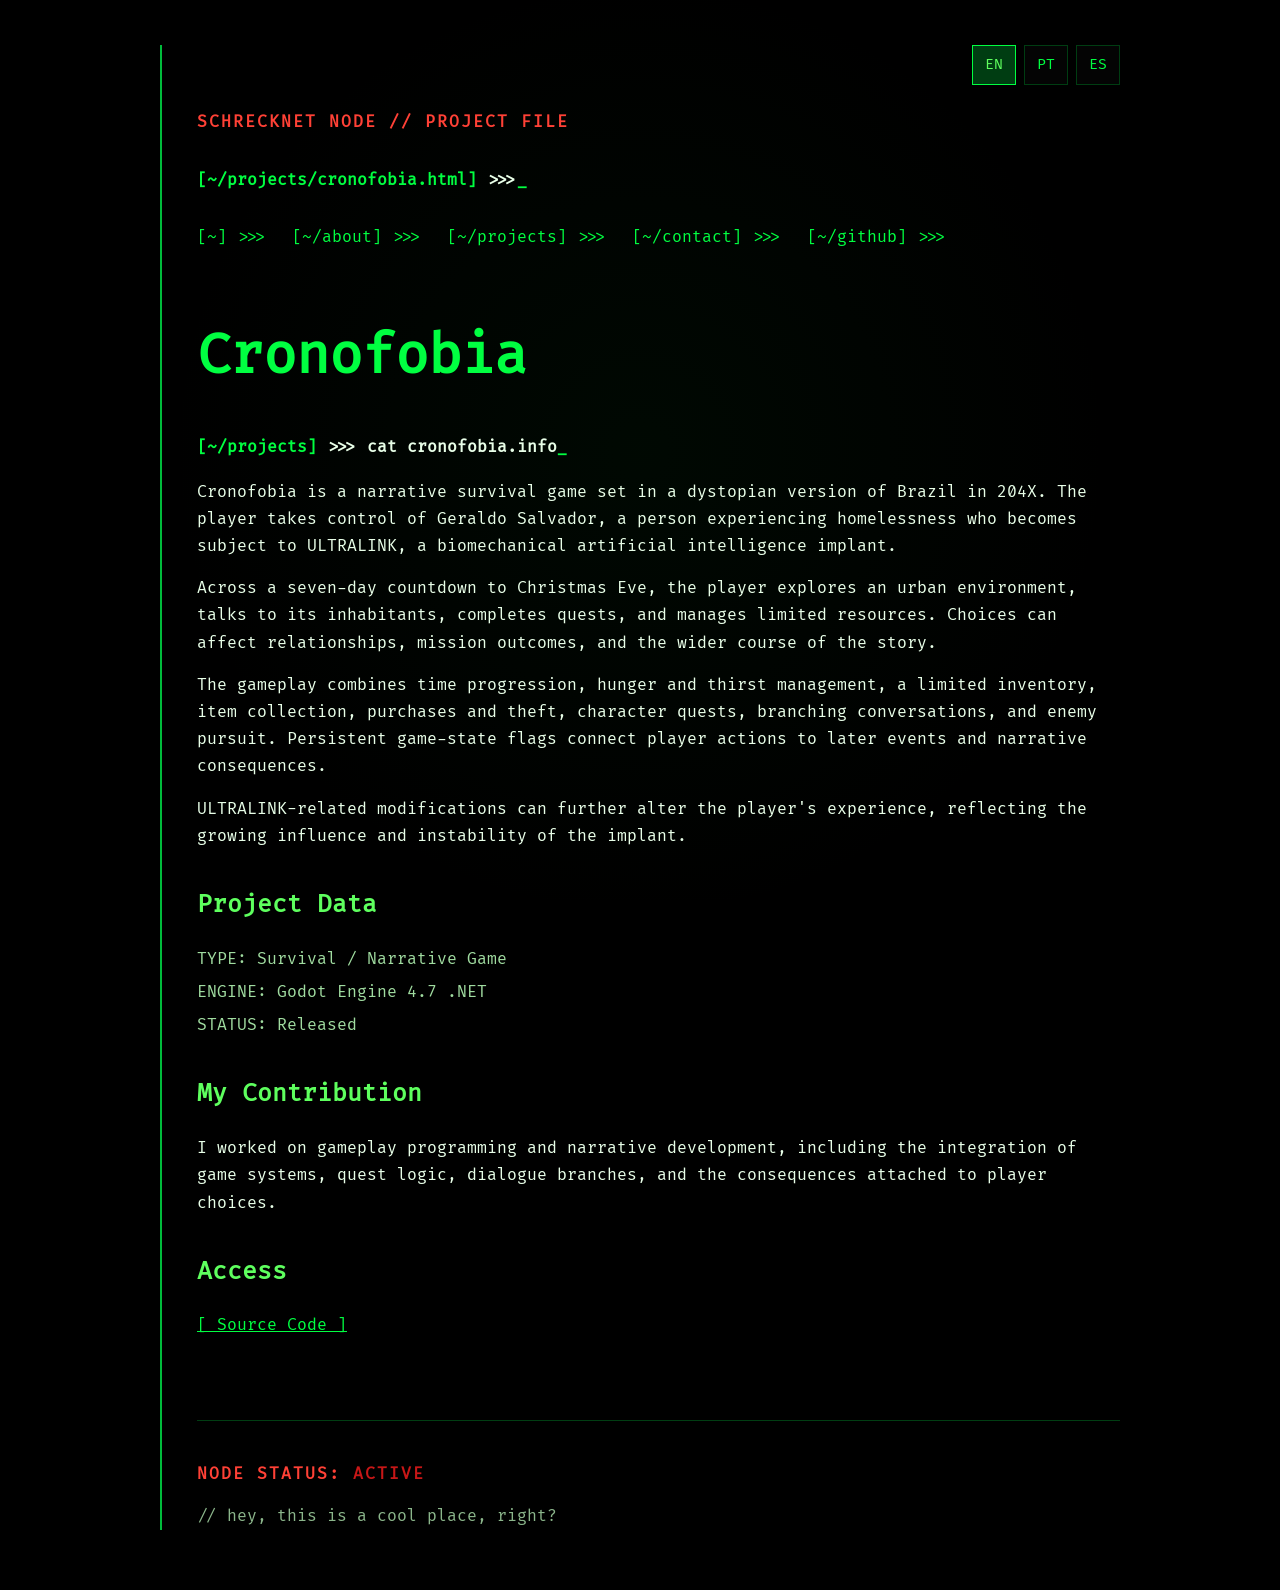
<file: projects/cronofobia.html>
<!DOCTYPE html>
<html lang="en">
<head>
<meta charset="UTF-8">
<meta name="viewport" content="width=device-width, initial-scale=1.0">
<title data-i18n="title.cronofobia">Cronofobia | Project</title>
<link rel="stylesheet" href="../style.css">
</head>
<body>
<main>
<header>
<p class="system" data-i18n="common.project_file">SCHRECKNET NODE // PROJECT FILE</p>
<p class="terminal"><span class="prompt" data-i18n="cronofobia.file">[~/projects/cronofobia.html]</span> &gt;&gt;&gt;</p>
<nav aria-label="Primary navigation">
<a href="../index.html" data-i18n="nav.home">[~] &gt;&gt;&gt;</a>
<a href="../about.html" data-i18n="nav.about">[~/about] &gt;&gt;&gt;</a>
<a href="../projects.html" data-i18n="nav.projects">[~/projects] &gt;&gt;&gt;</a>
<a href="../contact.html" data-i18n="nav.contact">[~/contact] &gt;&gt;&gt;</a>
<a href="https://github.com/lRethi" data-i18n="nav.github">[~/github] &gt;&gt;&gt;</a>
</nav>
</header>
<section>
<h1>Cronofobia</h1>
<p class="terminal"><span class="prompt">[~/projects]</span> &gt;&gt;&gt; <span data-i18n="detail.cmd_cronofobia">cat cronofobia.info</span></p>
<p data-i18n="detail.cronofobia.p1">Cronofobia is a narrative survival game set in a dystopian version of Brazil in 204X. The player takes control of Geraldo Salvador, a person experiencing homelessness who becomes subject to ULTRALINK, a biomechanical artificial intelligence implant.</p>
<p data-i18n="detail.cronofobia.p2">Across a seven-day countdown to Christmas Eve, the player explores an urban environment, talks to its inhabitants, completes quests, and manages limited resources. Choices can affect relationships, mission outcomes, and the wider course of the story.</p>
<p data-i18n="detail.cronofobia.p3">The gameplay combines time progression, hunger and thirst management, a limited inventory, item collection, purchases and theft, character quests, branching conversations, and enemy pursuit. Persistent game-state flags connect player actions to later events and narrative consequences.</p>
<p data-i18n="detail.cronofobia.p4">ULTRALINK-related modifications can further alter the player's experience, reflecting the growing influence and instability of the implant.</p>
<h2 data-i18n="detail.project_data">Project Data</h2>
<div class="metadata">
<p><span data-i18n="detail.type">TYPE:</span> <span data-i18n="projects.game_type">Survival / Narrative Game</span></p>
<p><span data-i18n="detail.engine">ENGINE:</span> <span data-i18n="detail.godot_dotnet">Godot Engine 4.7 .NET</span></p>
<p><span data-i18n="detail.status">STATUS:</span> <span data-i18n="detail.released">Released</span></p>
</div>
<h2 data-i18n="detail.contribution">My Contribution</h2>
<p data-i18n="detail.cronofobia.contribution">I worked on gameplay programming and narrative development, including the integration of game systems, quest logic, dialogue branches, and the consequences attached to player choices.</p>
<h2 data-i18n="detail.access">Access</h2>
<p><a href="https://github.com/lRethi/Cronofobia" data-i18n="detail.source_code">[ Source Code ]</a></p>
</section>
<footer>
<p class="system"><span data-i18n="common.node_status">NODE STATUS:</span> <span class="system-end" data-i18n="common.active">ACTIVE</span></p>
<p data-i18n="common.welcome_footer">// hey, this is a cool place, right?</p>
</footer>
</main>
<script src="../translations.js"></script>
<script src="../script.js"></script>
</body>
</html>
</file>
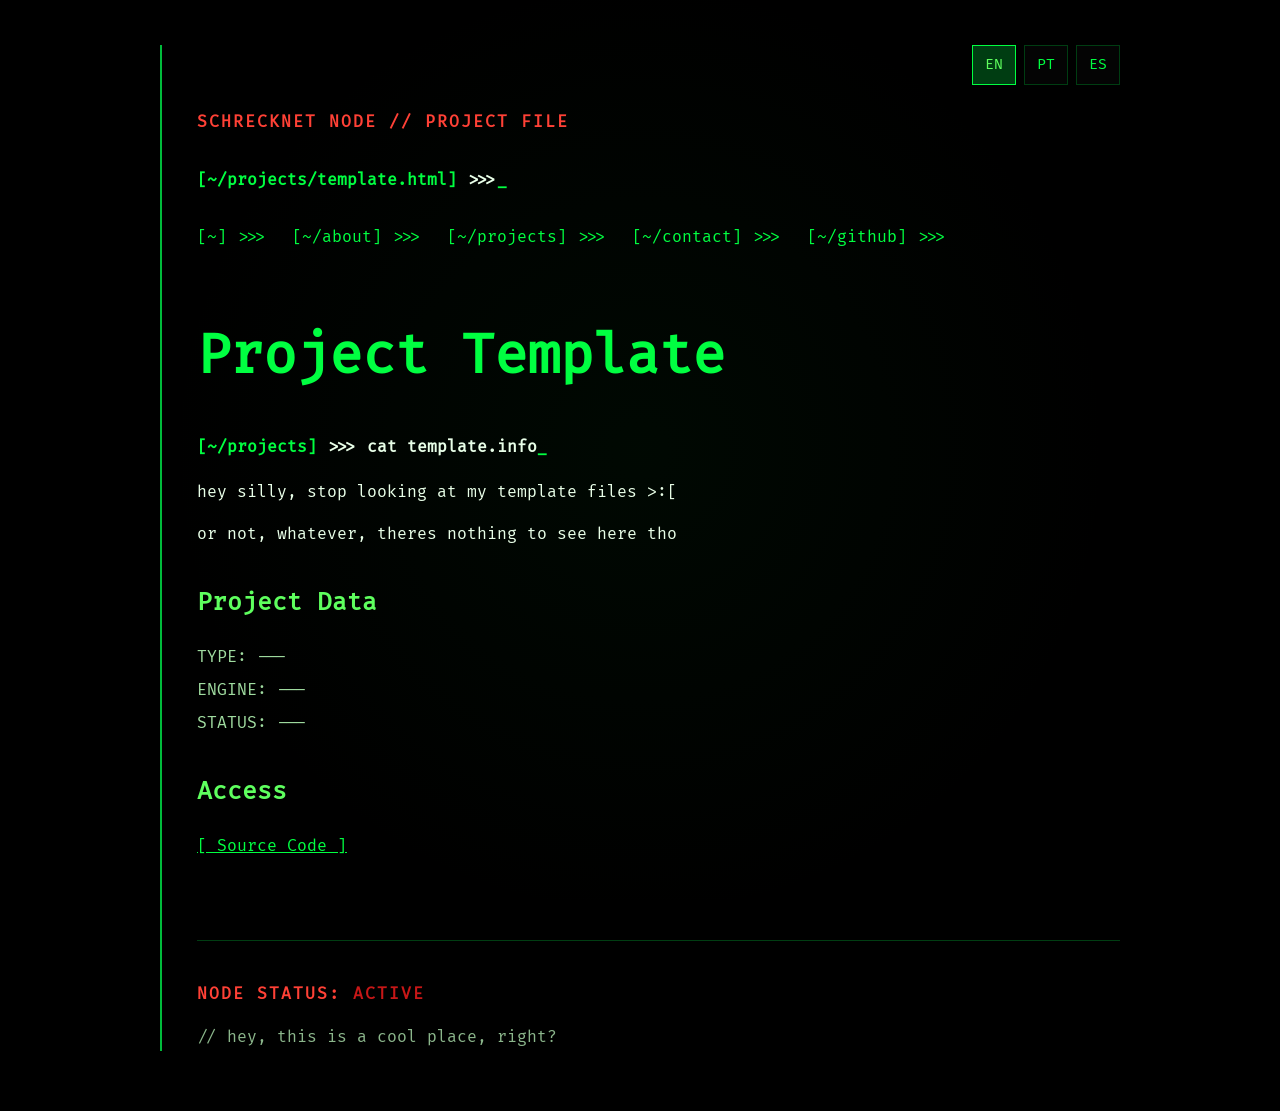
<file: projects/template.html>
<!DOCTYPE html>
<html lang="en">
<head>
<meta charset="UTF-8">
<meta name="viewport" content="width=device-width, initial-scale=1.0">
<title data-i18n="title.template">Template | Project</title>
<link rel="stylesheet" href="../style.css">
</head><body><main><header>
<p class="system" data-i18n="common.project_file">SCHRECKNET NODE // PROJECT FILE</p>
<p class="terminal"><span class="prompt" data-i18n="template.file">[~/projects/template.html]</span> &gt;&gt;&gt;</p>
<nav aria-label="Primary navigation">
<a href="../index.html" data-i18n="nav.home">[~] >>></a>
<a href="../about.html" data-i18n="nav.about">[~/about] >>></a>
<a href="../projects.html" data-i18n="nav.projects">[~/projects] >>></a>
<a href="../contact.html" data-i18n="nav.contact">[~/contact] >>></a>
<a href="https://github.com/lRethi" data-i18n="nav.github">[~/github] >>></a>
</nav>
</header><section>
<h1 data-i18n="detail.template_h1">Project Template</h1>
<p class="terminal"><span class="prompt">[~/projects]</span> &gt;&gt;&gt; <span data-i18n="detail.cmd_template">cat template.info</span></p>
<p data-i18n="detail.template.p1">hey silly, stop looking at my template files >:[</p>
<p data-i18n="detail.template.p2">or not, whatever, theres nothing to see here tho</p>
<h2 data-i18n="detail.project_data">Project Data</h2>
<div class="metadata">
<p><span data-i18n="detail.template.type">TYPE:</span> <span data-i18n="detail.template.empty">---</span></p>
<p><span data-i18n="detail.template.engine">ENGINE:</span> <span data-i18n="detail.template.empty">---</span></p>
<p><span data-i18n="detail.template.status">STATUS:</span> <span data-i18n="detail.template.empty">---</span></p>

</div>
<h2 data-i18n="detail.access">Access</h2>

<p><a href="?" data-i18n="detail.source_code">[ Source Code ]</a></p>
</section><footer>
<p class="system"><span data-i18n="common.node_status">NODE STATUS:</span> <span class="system-end" data-i18n="common.active">ACTIVE</span></p>
<p data-i18n="common.welcome_footer">// hey, this is a cool place, right?</p>
</footer></main><script src="../translations.js"></script><script src="../script.js"></script></body></html>
</file>
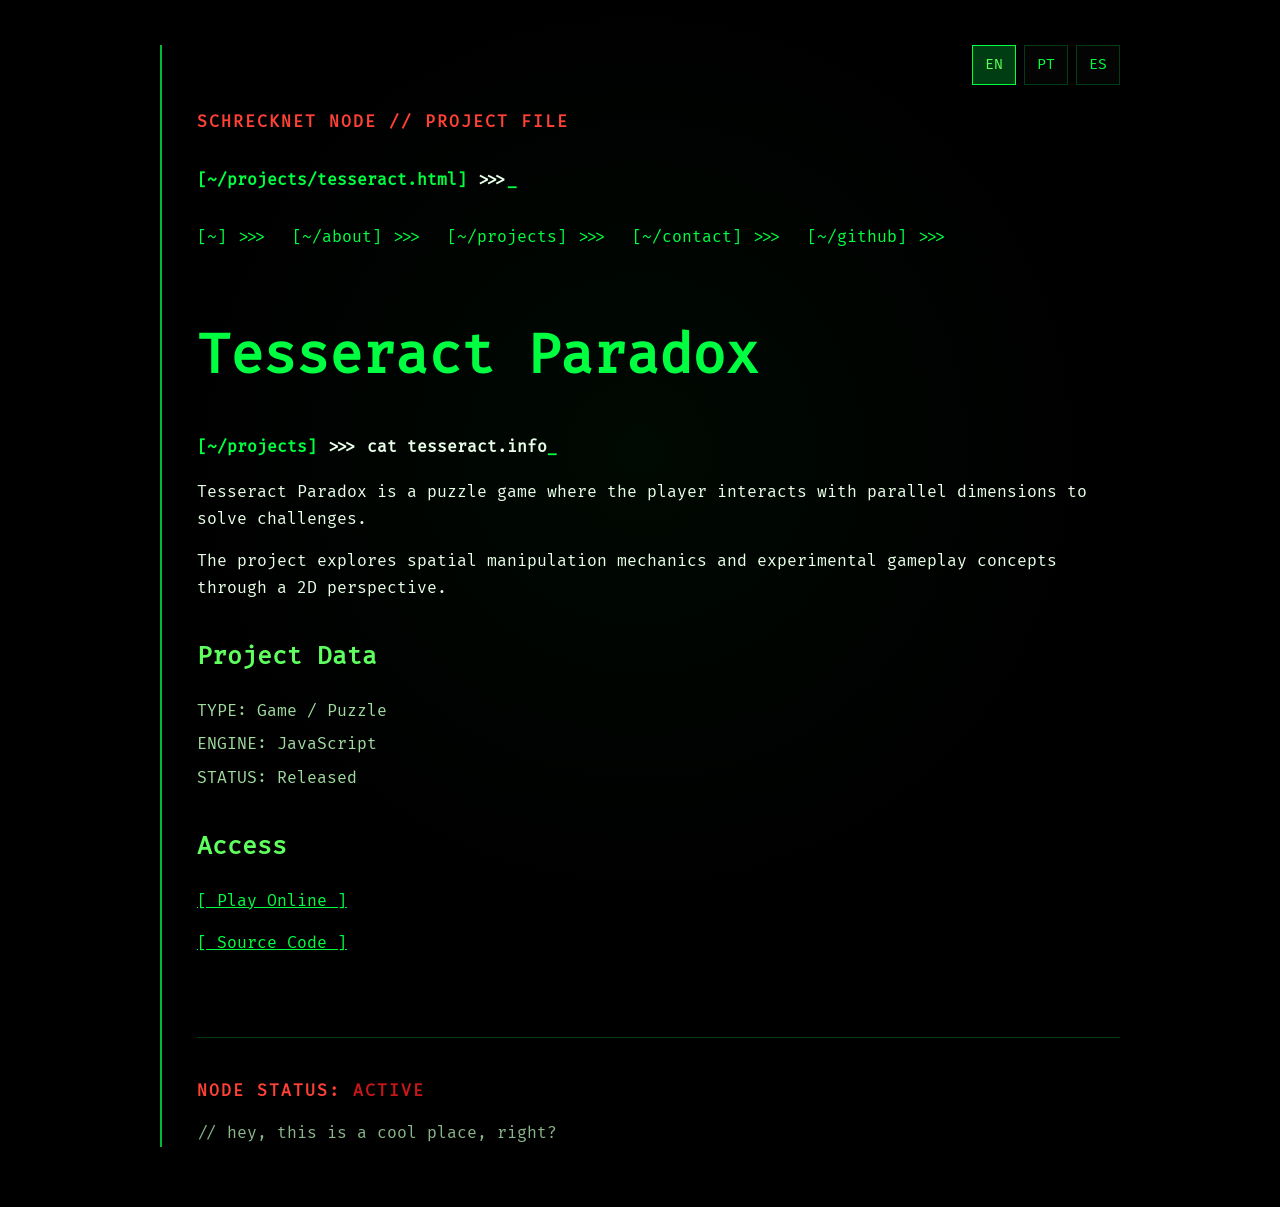
<file: projects/tesseract.html>
<!DOCTYPE html>
<html lang="en">
<head>
<meta charset="UTF-8">
<meta name="viewport" content="width=device-width, initial-scale=1.0">
<title data-i18n="title.tesseract">Tesseract Paradox | Project</title>
<link rel="stylesheet" href="../style.css">
</head><body><main><header>
<p class="system" data-i18n="common.project_file">SCHRECKNET NODE // PROJECT FILE</p>
<p class="terminal"><span class="prompt" data-i18n="tesseract.file">[~/projects/tesseract.html]</span> &gt;&gt;&gt;</p>
<nav aria-label="Primary navigation">
<a href="../index.html" data-i18n="nav.home">[~] >>></a>
<a href="../about.html" data-i18n="nav.about">[~/about] >>></a>
<a href="../projects.html" data-i18n="nav.projects">[~/projects] >>></a>
<a href="../contact.html" data-i18n="nav.contact">[~/contact] >>></a>
<a href="https://github.com/lRethi" data-i18n="nav.github">[~/github] >>></a>
</nav>
</header><section>
<h1>Tesseract Paradox</h1>
<p class="terminal"><span class="prompt">[~/projects]</span> &gt;&gt;&gt; <span data-i18n="detail.cmd_tesseract">cat tesseract.info</span></p>
<p data-i18n="detail.tesseract.p1">Tesseract Paradox is a puzzle game where the player interacts with parallel dimensions to solve challenges.</p>
<p data-i18n="detail.tesseract.p2">The project explores spatial manipulation mechanics and experimental gameplay concepts through a 2D perspective.</p>
<h2 data-i18n="detail.project_data">Project Data</h2>
<div class="metadata">
<p><span data-i18n="detail.type">TYPE:</span> <span data-i18n="detail.game_puzzle">Game / Puzzle</span></p>
<p><span data-i18n="detail.engine">ENGINE:</span> <span data-i18n="detail.javascript">JavaScript</span></p>
<p><span data-i18n="detail.status">STATUS:</span> <span data-i18n="detail.released">Released</span></p>

</div>
<h2 data-i18n="detail.access">Access</h2>
<p><a href="https://lRethi.github.io/TesseractParadox/" data-i18n="detail.play_online">[ Play Online ]</a></p>
<p><a href="https://github.com/lRethi/TesseractParadox" data-i18n="detail.source_code">[ Source Code ]</a></p>
</section><footer>
<p class="system"><span data-i18n="common.node_status">NODE STATUS:</span> <span class="system-end" data-i18n="common.active">ACTIVE</span></p>
<p data-i18n="common.welcome_footer">// hey, this is a cool place, right?</p>
</footer></main><script src="../translations.js"></script><script src="../script.js"></script></body></html>
</file>
<file: style.css>
:root {
    --bg: #000000;
    --surface: #040404;
    --text: #e8ffe8;
    --green: #00ff41;
    --green-light: #5eff5e;
    --green-dark: #00bb3b;
    --red: #ff4136;
    --dark-red: #c71717;
    --border: #003d12;
    --gold-color: #ffae00;
    --silver-color: #d4d4d4;
    --bronze-color: #e76800;
}

* {
    box-sizing: border-box;
    margin: 0;
    padding: 0;
}

html {
    color-scheme: dark;
    scroll-behavior: smooth;
}

body {
    max-width: 1050px;
    margin: auto;
    padding: 45px;
    overflow-x: hidden;
    background: var(--bg);
    color: var(--text);
    font-family: "Fira Code", monospace;
    line-height: 1.7;
}

body::before {
    position: fixed;
    z-index: -1;
    inset: 0;
    background: radial-gradient(circle at center, rgba(0, 94, 23, 0.089), transparent 60%);
    content: "";
    pointer-events: none;
}

main {
    position: relative;
    min-width: 0;
    padding-left: 35px;
    border-left: 2px solid var(--green-dark);
}

header {
    margin-bottom: 60px;
}

.system {
    margin-bottom: 12px;
    color: var(--red);
    font-weight: bold;
    letter-spacing: 2px;
}

.connection {
    min-height: 4rem;
    margin-bottom: 10px;
    color: var(--green);
}

nav {
    display: flex;
    flex-wrap: wrap;
    gap: 8px 25px;
    margin-top: 30px;
}

nav a {
    color: var(--green);
    text-decoration: none;
    transition: color 0.15s;
}

nav a:hover,
a:hover {
    color: var(--red);
}

h1 {
    margin: 30px 0;
    color: var(--green);
    font-size: clamp(2rem, 6vw, 3.4rem);
    overflow-wrap: anywhere;
}

h2 {
    margin: 35px 0 20px;
    color: var(--green-light);
    font-size: 1.5rem;
}

section {
    margin-bottom: 60px;
}

p {
    margin: 15px 0;
}

ul {
    margin-top: 20px;
    list-style: none;
}

li {
    margin: 8px 0;
}

li::before {
    color: var(--green);
    content: "> ";
}

.terminal {
    margin: 30px 0 18px;
    color: var(--text);
    font-weight: bold;
    overflow-wrap: anywhere;
}

.terminal::after {
    color: var(--green);
    content: "_";
    animation: blink 1s infinite;
}

.prompt,
.user,
.host {
    color: var(--green);
}

.quote {
    padding-left: 18px;
    border-left: 2px solid var(--green);
    color: var(--green-light);
    font-style: italic;
    opacity: 0.9;
}

.project {
    margin: 30px 0;
    padding: 22px;
    border-top: 1px solid var(--border);
    border-right: 1px solid var(--border);
    border-bottom: 1px solid var(--border);
    border-left: 4px solid var(--green);
    background: var(--surface);
    transition: border-color 0.2s, transform 0.2s;
}

.project:hover {
    transform: translateX(6px);
    border-left-color: var(--red);
}

.metadata {
    margin: 20px 0;
    color: #a0dca0;
}

.metadata p {
    margin: 6px 0;
}

a {
    color: var(--green);
    overflow-wrap: anywhere;
}

.quote cite {
    color: #8bb68b;
    font-style: italic;
}

footer {
    margin-top: 80px;
    padding-top: 25px;
    border-top: 1px solid var(--border);
    color: #8bb68b;
}

.header-note {
    margin-top: 10px;
}

.hero {
    display: flex;
    align-items: flex-start;
    gap: 50px;
    margin-bottom: 40px;
}

.ascii {
    flex-shrink: 0;
    margin: 0;
    color: var(--green);
    font-size: 0.72rem;
    line-height: 1;
    white-space: pre;
}

.hero-info {
    display: flex;
    min-width: 0;
    flex-direction: column;
    gap: 12px;
}

.hero-info p,
.hero-info h1 {
    margin: 0;
}

.system-info,
.hyfetch-info {
    font-family: "Fira Code", monospace;
    list-style: none;
}

.system-info li,
.hyfetch-info li {
    margin: 8px 0;
}

.system-info strong {
    display: inline-block;
    width: 16ch;
    color: var(--green);
}

.hyfetch-info strong {
    display: inline-block;
    min-width: 8ch;
    color: var(--green);
}

.award-info li {
    margin: 8px 0;
}

.award-info strong {
    display: inline-block;
    min-width: 14ch;
    color: var(--green);
}

.award-info gold {
    color: var(--gold-color);
}

.award-info silver {
    color: var(--silver-color);
}

.award-info bronze {
    color: var(--bronze-color);
}

.system-end {
    color: var(--dark-red);
    animation: blink 3s infinite;
}

.dot::after {
    display: inline-block;
    height: 2ch;
    overflow: hidden;
    content: "...";
    white-space: nowrap;
    animation: dots 2s steps(3, end) infinite;
}

.language-selector {
    display: flex;
    justify-content: flex-end;
    gap: 8px;
    margin-bottom: 24px;
}

.language-selector button {
    min-width: 44px;
    padding: 7px 12px;
    border: 1px solid var(--border);
    background: var(--surface);
    color: var(--green);
    font: inherit;
    font-size: 0.9rem;
    cursor: pointer;
    transition: color 0.15s, border-color 0.15s, background 0.15s;
}

.language-selector button:hover,
.language-selector button.active {
    border-color: var(--green);
    background: #003d12;
    color: var(--green-light);
}

.language-selector button:focus-visible,
a:focus-visible {
    outline: 2px solid var(--green-light);
    outline-offset: 3px;
}

@keyframes dots {
    from { width: 1ch; }
    75%, to { width: 3ch; }
}

@keyframes blink {
    50% { opacity: 0; }
}

@media (max-width: 760px) {
    body {
        padding: 24px 18px;
    }

    main {
        padding-left: 18px;
    }

    .hero {
        flex-wrap: wrap;
        gap: 24px;
    }

    .ascii {
        max-width: 100%;
        overflow-x: auto;
        font-size: 0.55rem;
    }

    .hero-info {
        width: 100%;
    }

    .language-selector {
        justify-content: flex-start;
        margin-bottom: 20px;
    }

    nav {
        gap: 8px 18px;
    }

    .system-info strong {
        width: auto;
        min-width: 14ch;
    }

    .project {
        padding: 16px;
    }
}

@media (prefers-reduced-motion: reduce) {
    *, *::before, *::after {
        scroll-behavior: auto !important;
        animation-duration: 0.01ms !important;
        animation-iteration-count: 1 !important;
        transition-duration: 0.01ms !important;
    }
}

@font-face {
    font-family: "Fira Code";
    src: url("fonts/FiraCode-Regular.woff2") format("woff2");
    font-weight: 400;
    font-style: normal;
    font-display: swap;
}
</file>
